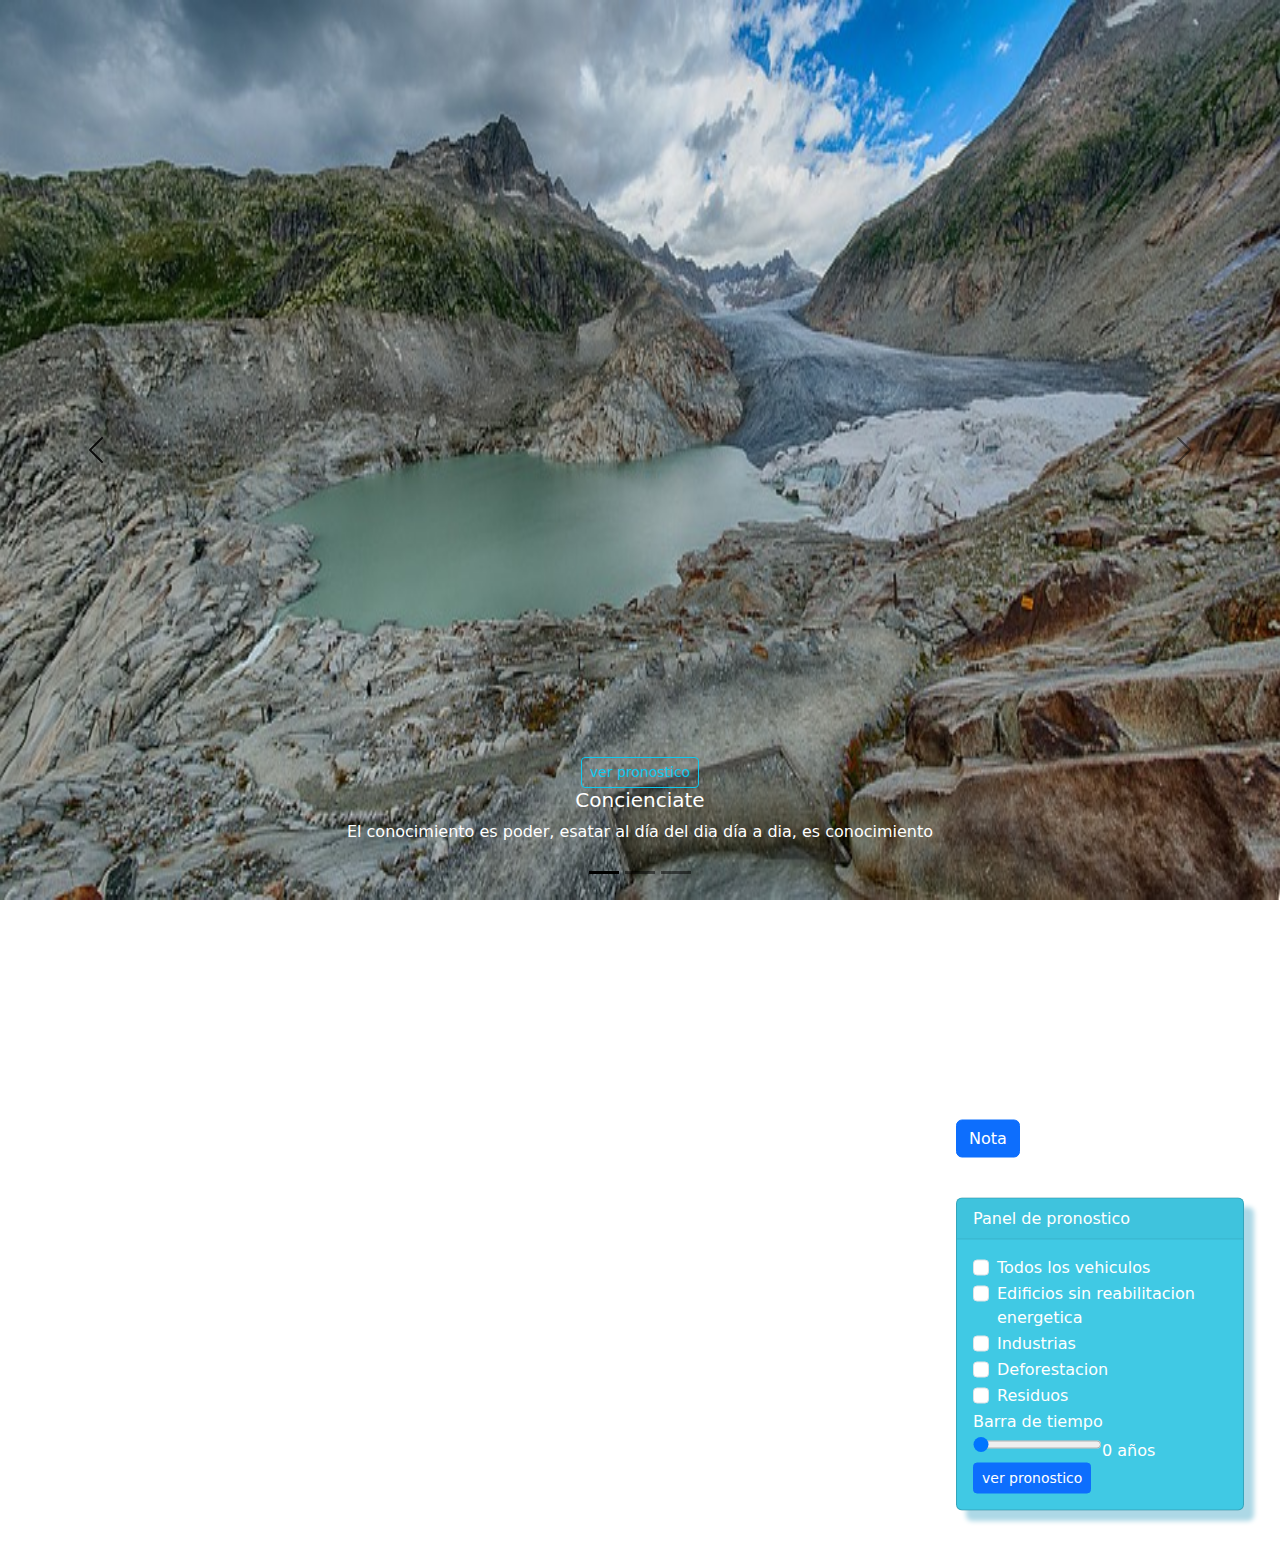
<file: mapa.html>
<!doctype html>
<html lang="en">
  <head>
    <meta charset="utf-8">
    <meta name="viewport" content="width=device-width, initial-scale=1">
    <link rel="stylesheet" href="./styles.css">
<link rel="stylesheet" href="./style.sass">
    <link href="https://cdn.jsdelivr.net/npm/bootstrap@5.2.1/dist/css/bootstrap.min.css" rel="stylesheet">
   
    <script src="./javaScript.js"></script>
    <title>Bootstrap Example</title>
    <script src="https://cdn.jsdelivr.net/npm/bootstrap@5.2.1/dist/js/bootstrap.bundle.min.js"></script>
  </head>
  
    <body>
        
        <!---->
        <div id="carouselExampleDark" class="carousel carousel-dark slide" data-bs-ride="carousel">
            <div class="carousel-indicators">
              <button type="button" data-bs-target="#carouselExampleDark" data-bs-slide-to="0" class="active" aria-current="true" aria-label="Slide 1"></button>
              <button type="button" data-bs-target="#carouselExampleDark" data-bs-slide-to="1" aria-label="Slide 2"></button>
              <button type="button" data-bs-target="#carouselExampleDark" data-bs-slide-to="2" aria-label="Slide 3"></button>
            </div>
            <div class="carousel-inner">
              <div class="carousel-item active" data-bs-interval="10000">
                <img src="./img/seco.jpg" class="d-block w-100" alt="..."  style="width:800vh; height:100vh;">
                <div class="carousel-caption d-none d-md-block   text-white">
                  <a type="button" class="btn btn-outline-info btn-sm" id="data" href="#abajo">ver pronostico</a>
                  <h5>Concienciate</h5>
                  <p>El conocimiento es poder, esatar al día del dia día a dia, es conocimiento</p>
                </div>
              </div>
              <div class="carousel-item" data-bs-interval="2000">
                <img src="./img/7.jpg" class="d-block w-100" alt="..." style="width:800vh; height:100vh;">
                <div class="carousel-caption d-none d-md-block text-white">
                  <a type="button" class="btn btn-outline-info btn-sm" id="data" href="#abajo">ver pronostico</a>
                  <h5>Naturaleza</h5>
                  <p>La naturaleza solo puede responder segun le pidamos.</p>
                </div>
              </div>
              <div class="carousel-item">
                <img src="./img/molinos.jpg" class="d-block w-100" alt="..." style="width:800vh; height:100vh;">
                <div class="carousel-caption d-none d-md-block text-white">
                  <a type="button" class="btn btn-outline-info btn-sm" id="data" href="#abajo">ver pronostico</a>
                  <h5>Reacion</h5>
                  <p>Empezando ahora reparamos antes!!.</p>
                </div>
              </div>
            </div>
            <button class="carousel-control-prev" type="button" data-bs-target="#carouselExampleDark" data-bs-slide="prev">
              <span class="carousel-control-prev-icon" aria-hidden="true"></span>
              <span class="visually-hidden">Previous</span>
            </button>
            <button class="carousel-control-next" type="button" data-bs-target="#carouselExampleDark" data-bs-slide="next">
              <span class="carousel-control-next-icon" aria-hidden="true"></span>
              <span class="visually-hidden">Next</span>
            </button>
            
        </div>
        <!---->
   
       <!-- definimos el contenedor para nuestra caja de opciones -->
        <div class="container ">
            <div class="row">
            <div class="hijo col-sm-4 col-md-4 col-lg-4 col-xl-4 col-4">
                <!-- Example split danger button -->
                <!-- establecemos una calse boostrap tipo Card y dentro metemos un formulario de boostrap -->
                <!-- El siguiente codigo, es un desplegable. se utiliza la clase collapse de bootstrap para crear el desplegable
                      haciendo el enlace del boton con el href
                 -->
                <p>
                    <a class="btn btn-primary" data-toggle="collapse" href="#collapseExample" role="button" aria-expanded="false" aria-controls="collapseExample">
                      Nota
                    </a>
                </p>
                <div class="collapse" id="collapseExample">
                    <div class="card card-body">
                      Debe hacer clic en los checkbox para poder manejar la barra 
                      de porcentaje y hacer una estimacion pronostica. si no se hace clic, se tomara el valor por defecto (100%).
                    </div>
                </div>
                <br>
                <!--inicio del panel-->
                <!--El panel de pronostico, se usa para tomar datos que luego son recogidos por el boton " ver pronostico.
                    vease en la consola el resultado de ejecutar el boton. lo check no marcados se mostraran con su valor por defecto"-->
                <div id="abajo" class="card text-white  mb-5 " style="max-width: 18rem; background-color: rgb(64, 201, 228);  box-shadow: 10px 10px 5px lightblue;  margin-top: 35 px">
                    <div class="card-header font-weight-bold">Panel de pronostico</div>
                    <div class="card-body">
                        <div class="form-check">
                            <input class="form-check-input" type="checkbox" value="" id="defaultCheck1" data-toggle="collapse" href="#multiCollapseExample1" role="button" aria-expanded="false" aria-controls="multiCollapseExample1">
                            <label class="form-check-label" for="defaultCheck1">
                                Todos los vehiculos
                            </label>
                           
                            <div class="col-xl-12 col-lg-12">
                                <div class="collapse multi-collapse" id="multiCollapseExample1">
                                    <form>
                                        <div class="form-group" >
                                            <label for="formControlRange">cuánto porcentaje?</label>
                                            <input type="range" class="form-control-range" id="porcentaje1"  value="100" progress value="0" max="200" step="1"
                                            list="listanivelescafeina" onchange="capturar1();"><span id='res1'>100</span>
                                            <label for="formControlRange">%</label>
                                            <datalist id="listanivelescafeina">
                                                <option value="40" value="veintiseis">
                                            
                                                <option value="80" value="cincuenta y dos">
                                            
                                                <option value="120" value="setenta y ocho">
                                                
                                                <option value="160" value="ciento cuatro">
                                            
                                                <option value="200" value="ciento treinta">
                                            </datalist>
                                        </div>
                                    </form>
                                </div>
                            </div>
                          
                        </div>
                        <div class="form-check">
                            <input class="form-check-input" type="checkbox" value="" id="defaultCheck1" data-toggle="collapse" href="#multiCollapseExample2" role="button" aria-expanded="false" aria-controls="multiCollapseExample1">
                            <label class="form-check-label" for="defaultCheck1">
                                Edificios sin reabilitacion energetica
                            </label>        
                            <div class="col-xl-12 col-lg-12">
                                <div class="collapse multi-collapse" id="multiCollapseExample2">
                                    <form>
                                        <div class="form-group">
                                            <label for="formControlRange">Cuánto porcentaje?</label>
                                            <input type="range" class="form-control-range" id="porcentaje2"  progress value="100" max="200" step="1"
                                            list="listanivelescafeina" onchange="capturar2();"><span id='res2'>100</span>
                                            <label for="formControlRange">%</label>
                                            <datalist id="porcentaje2">
                                                
                                                <option value="40" value="veintiseis">
                                            
                                                <option value="80" value="cincuenta y dos">
                                                
                                                <option value="120" value="setenta y ocho">
                                                    
                                                <option value="160" value="ciento cuatro">
                                                
                                                <option value="200" value="ciento treinta">
                                            
                                            </datalist>
                                        </div>
                                    </form>
                                </div>
                            </div>
                          
                        </div>
                        <div class="form-check">
                            <input class="form-check-input" type="checkbox" value="" id="defaultCheck1" data-toggle="collapse" href="#multiCollapseExample3" role="button" aria-expanded="false" aria-controls="multiCollapseExample1">
                            <label class="form-check-label" for="defaultCheck1">
                                Industrias
                            </label>
                           
                            <div class="col-xl-12 col-lg-12">
                                <div class="collapse multi-collapse" id="multiCollapseExample3">
                                    <form>
                                        <div class="form-group">
                                            <label for="formControlRange">Cuánto porcentaje?</label>
                                            <input type="range" class="form-control-range" id="porcentaje3"  progress value="100" max="200" step="1"
                                            list="listanivelescafeina" onchange="capturar3();"><span id='res3'>100</span>
                                            <label for="formControlRange">%</label>
                                            <datalist id="porcentaje3">
                                                
                                                <option value="40" value="veintiseis">
                                            
                                                <option value="80" value="cincuenta y dos">
                                                    
                                                <option value="120" value="setenta y ocho">
                                                        
                                                <option value="160" value="ciento cuatro">
                                                    
                                                <option value="200" value="ciento treinta">

                                            </datalist>
                                        </div>
                                    </form>
                                </div>
                            </div>
                          
                        </div>
                        <div class="form-check">
                            <input class="form-check-input" type="checkbox" value="" id="defaultCheck1" data-toggle="collapse" href="#multiCollapseExample4" role="button" aria-expanded="false" aria-controls="multiCollapseExample1">
                            <label class="form-check-label" for="defaultCheck1">
                                Deforestacion
                            </label>
                           
                            <div class="col-xl-12 col-lg-12">
                                <div class="collapse multi-collapse" id="multiCollapseExample4">
                                    <form>
                                        <div class="form-group">
                                            <label for="formControlRange">cuánto porcentaje?</label>
                                            <input type="range" class="form-control-range" id="porcentaje4"  progress value="100" max="200" step="1"
                                            list="listanivelescafeina" onchange="capturar4();"><span id='res4'>100</span>
                                            <label for="formControlRange">%</label>
                                            <datalist id="porcentaje4"> 
                                                <option value="40" value="veintiseis">
                                            
                                                <option value="80" value="cincuenta y dos">
                                                        
                                                <option value="120" value="setenta y ocho">
                                                            
                                                <option value="160" value="ciento cuatro">
                                                        
                                                <option value="200" value="ciento treinta">
                                            </datalist>
                                        </div>
                                    </form>
                                </div>
                            </div>
                          
                        </div>
                        <div class="form-check">
                            <input class="form-check-input" type="checkbox" value="" id="defaultCheck1" data-toggle="collapse" href="#multiCollapseExample5" role="button" aria-expanded="false" aria-controls="multiCollapseExample1">
                            <label class="form-check-label" for="defaultCheck1">
                                Residuos
                            </label>
                           
                            <div class="col-xl-12 col-lg-12">
                                <div class="collapse multi-collapse" id="multiCollapseExample5">
                                    <form>
                                        <div class="form-group">
                                            <label for="formControlRange">Cuánto porcentaje?</label>
                                            <input type="range" class="form-control-range" id="porcentaje5"  progress value="100" max="200" step="1"
                                            list="listanivelescafeina" onchange="capturar5();"><span id='res5'>100</span>
                                            <label for="formControlRange">%</label>
                                            <datalist id="porcentaje5">
                                                
                                                <option value="40" value="veintiseis">
                                            
                                                <option value="80" value="cincuenta y dos">
                                                            
                                                <option value="120" value="setenta y ocho">
                                                                
                                                <option value="160" value="ciento cuatro">
                                                            
                                                <option value="200" value="ciento treinta">
                                            
                                            </datalist>
                                        </div>
                                    </form>
                                </div>
                            </div>
                        </div>
                        
                         <!-- Formulario para el rango de años -->
                          <!-- Get: --
                             Post: Para capturar el rango de años usamos el input type "range", le indicamos el valor maximo y el minimo
                            asi como de cuánto a cuánto avanza, en este caso avanza de 26 en 26 años. agregamos una lista como a tributo 
                            al input y le definimos valores (26,52,78..etc).
                             Agregamos la funcion "onchange" que  Ejecuta un JavaScript cuando un usuario cambia la opción seleccionada de un elemento
                             y a medida que cambia de posicion en la barra de tiempo, el <span> se actualiza a los valores de la lista (todo eso en el JavaScript)
                            -->
                        <form>
                            <div class="form-group">
                                <label for="formControlRange">Barra de tiempo</label>
                                <input type="range" class="form-control-range" id="formControlRange"  progress value="0" max="130" step="26"
                                list="listanivelescafeina" onchange="capturar();"><span id='res'>0</span>
                                <label for="formControlRange">años</label>
                                <datalist id="listanivelescafeina">
                                    
                                    <option value="26" value="veintiseis">
                                
                                    <option value="52" value="cincuenta y dos">
                                
                                    <option value="78" value="setenta y ocho">
                                    
                                    <option value="104" value="ciento cuatro">
                                
                                    <option value="130" value="ciento treinta">
                                
                                </datalist>
                            </div>
                        </form>
                        <button type="button" class="btn btn-primary btn-sm" id="data" onclick="enviarDatos()">ver pronostico</button>
                    </div>
                </div>
                <!--fin del panel-->
            </div>
        </div>
    </body>

    <!-- Optional JavaScript -->
    <!-- jQuery first, then Popper.js, then Bootstrap JS -->
    <script src="https://code.jquery.com/jquery-3.4.1.slim.min.js" integrity="sha384-J6qa4849blE2+poT4WnyKhv5vZF5SrPo0iEjwBvKU7imGFAV0wwj1yYfoRSJoZ+n" crossorigin="anonymous"></script>
    <script src="https://cdn.jsdelivr.net/npm/popper.js@1.16.0/dist/umd/popper.min.js" integrity="sha384-Q6E9RHvbIyZFJoft+2mJbHaEWldlvI9IOYy5n3zV9zzTtmI3UksdQRVvoxMfooAo" crossorigin="anonymous"></script>
    <script src="https://cdn.jsdelivr.net/npm/bootstrap@4.4.1/dist/js/bootstrap.min.js" integrity="sha384-wfSDF2E50Y2D1uUdj0O3uMBJnjuUD4Ih7YwaYd1iqfktj0Uod8GCExl3Og8ifwB6" crossorigin="anonymous"></script>
    <!--capturar range-->
    <script src="http://ajax.googleapis.com/ajax/libs/jquery/1.10.2/jquery.min.js"></script>
    <script src="./javaScript.js"></script>
</html>
</file>
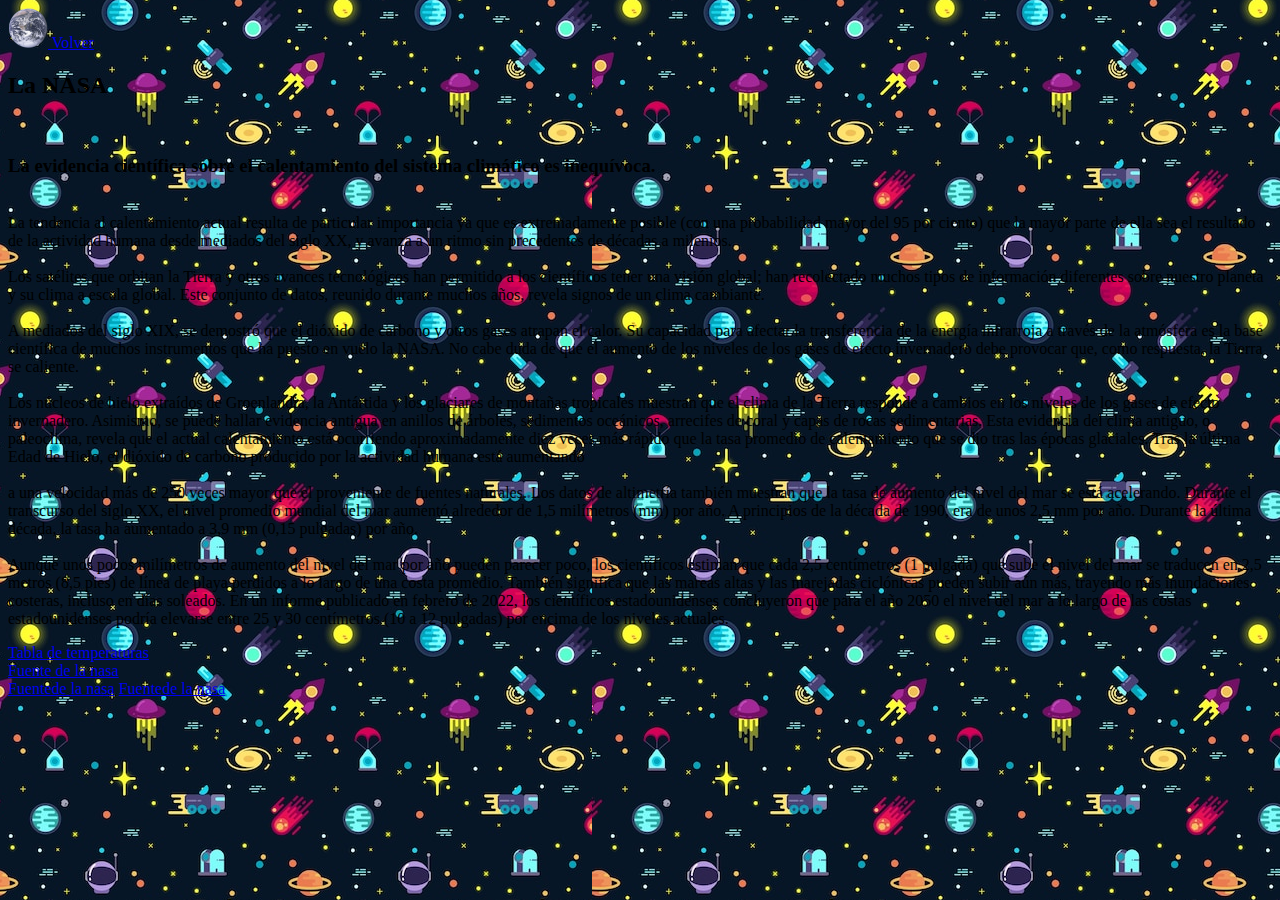
<file: web-final-v/nasa.html>
<!doctype html>
<html lang="en">

<head>
    <!-- Required meta tags -->
    <meta charset="utf-8">
    <meta name="viewport" content="width=device-width, initial-scale=1">

    <link href="https://cdn.jsdelivr.net/npm/bootstrap@5.0.2/dist/css/bootstrap.min.css" rel="stylesheet"
        integrity="sha384-EVSTQN3/azprG1Anm3QDgpJLIm9Nao0Yz1ztcQTwFspd3yD65VohhpuuCOmLASjC" crossorigin="anonymous">

    <title>Hello, world!</title>
</head>

<body style="background-image: url('./images/espacios2.png');">
    <div class="container-fluid">
        <div class="row mt-3">
            <div class="col-1"></div>
            <div class="col-10">

                <a href="./index.html" class="btn btn-dark opacity-75">
                    <img src="./images/tierra.png" style="width: 40px;">
                    Volver</a>
                <div class="card mt-3">
                    <div class="card-header w-70 bg-info">
                        <i class="fa-duotone fa-user-astronaut"></i>
                        <h2 class="card-tittle text-center">La NASA</h2>
                        <i class="fa-duotone fa-user-astronaut"></i>
                    </div>
                    <div class="card-body">
                        <br>
                        <h3 class="card-tittle fs-5"> La evidencia científica sobre el calentamiento
                            del sistema climático es inequívoca.</h3>
                        <p class="card-text">
                            <br>
                            La tendencia al calentamiento actual resulta de particular importancia ya que es
                            extremadamente
                            posible (con una probabilidad mayor del 95 por ciento) que la mayor parte de ella sea el
                            resultado
                            de la actividad humana desde mediados del siglo XX, y avanza a un ritmo sin precedentes de
                            décadas
                            a milenios. <br> <br> Los satélites que orbitan la Tierra y otros avances tecnológicos han
                            permitido a los
                            científicos tener una visión global; han recolectado muchos tipos de información diferentes
                            sobre
                            nuestro planeta y su clima a escala global. Este conjunto de datos, reunido durante muchos
                            años,
                            revela signos de un clima cambiante. <br> <br> A mediados del siglo XIX, se demostró que el
                            dióxido de carbono
                            y otros gases atrapan el calor. Su capacidad para afectar la transferencia de la energía
                            infrarroja a
                            través de la atmósfera es la base científica de muchos instrumentos que ha puesto en vuelo
                            la NASA.
                            No cabe duda de que el aumento de los niveles de los gases de efecto invernadero debe
                            provocar que,
                            como respuesta, la Tierra se caliente. <br> <br> Los núcleos de hielo extraídos de
                            Groenlandia, la Antártida
                            y los glaciares de montañas tropicales muestran que el clima de la Tierra responde a cambios
                            en los
                            niveles de los gases de efecto invernadero. Asimismo, se puede hallar evidencia antigua en
                            anillos
                            de árboles, sedimentos oceánicos, arrecifes de coral y capas de rocas sedimentarias. Esta
                            evidencia
                            del clima antiguo, o paleoclima, revela que el actual calentamiento está ocurriendo
                            aproximadamente
                            diez veces más rápido que la tasa promedio de calentamiento que se dio tras las épocas
                            glaciales.
                            Tras la última Edad de Hielo, el dióxido de carbono producido por la actividad humana está
                            aumentando<br><br>
                            a una velocidad más de 250 veces mayor que el proveniente de fuentes naturales.
                            Los datos de altimetría también muestran que la tasa de aumento del nivel del mar se está
                            acelerando. Durante el transcurso del siglo XX, el nivel promedio mundial del mar aumentó
                            alrededor de 1,5 milímetros (mm) por año. A principios de la década de 1990, era de unos 2,5
                            mm por año. Durante la última década, la tasa ha aumentado a 3,9 mm (0,15 pulgadas) por año.
                            <br><br>
                            Aunque unos pocos milímetros de aumento del nivel del mar por año pueden parecer poco, los
                            científicos estiman que cada 2,5 centímetros (1 pulgada) que sube el nivel del mar se
                            traducen en 2,5 metros (8,5 pies) de línea de playa perdidos a lo largo de una costa
                            promedio. También significa que las mareas altas y las marejadas ciclónicas pueden subir aún
                            más, trayendo más inundaciones costeras, incluso en días soleados. En un informe publicado
                            en febrero de 2022, los científicos estadounidenses concluyeron que para el año 2050 el
                            nivel del mar a lo largo de las costas estadounidenses podría elevarse entre 25 y 30
                            centímetros (10 a 12 pulgadas) por encima de los niveles actuales.
                        </p>

                        <a href="./data.html">Tabla de temperaturas</a><br>
                        <a
                            href="https://climate.nasa.gov/evidencia/#:~:text=La%20tendencia%20al%20calentamiento%20actual,precedentes%20de%20d%C3%A9cadas%20a%20milenios.">Fuente
                            de la nasa</a><br>
                        <a href="https://ciencia.nasa.gov/seguimiento-aumento-del-nivel-del-mar">Fuentede la nasa</a>
                        <a href="https://ciencia.nasa.gov/seguimiento-aumento-del-nivel-del-mar">Fuentede la nasa</a>
                    </div>
                </div>
            </div>
            <div class="col-1"></div>
        </div>
    </div>
    <script src="https://cdn.jsdelivr.net/npm/bootstrap@5.0.2/dist/js/bootstrap.bundle.min.js"
        integrity="sha384-MrcW6ZMFYlzcLA8Nl+NtUVF0sA7MsXsP1UyJoMp4YLEuNSfAP+JcXn/tWtIaxVXM"
        crossorigin="anonymous"></script>
</body>

</html>
</file>
<file: styles.css>
.row{
    position: relative;
}

.hijo{
   
    position: absolute;
    top: 50%;
    left: 50%;
    transform: translate(80%, 50%);
}
html {
    scroll-behavior: smooth;
   /*Comenta la línea (o dale el valor 'auto' a scroll behavior )
   para probar la diferencia con y sin scroll suavizado*/
}
</file>
